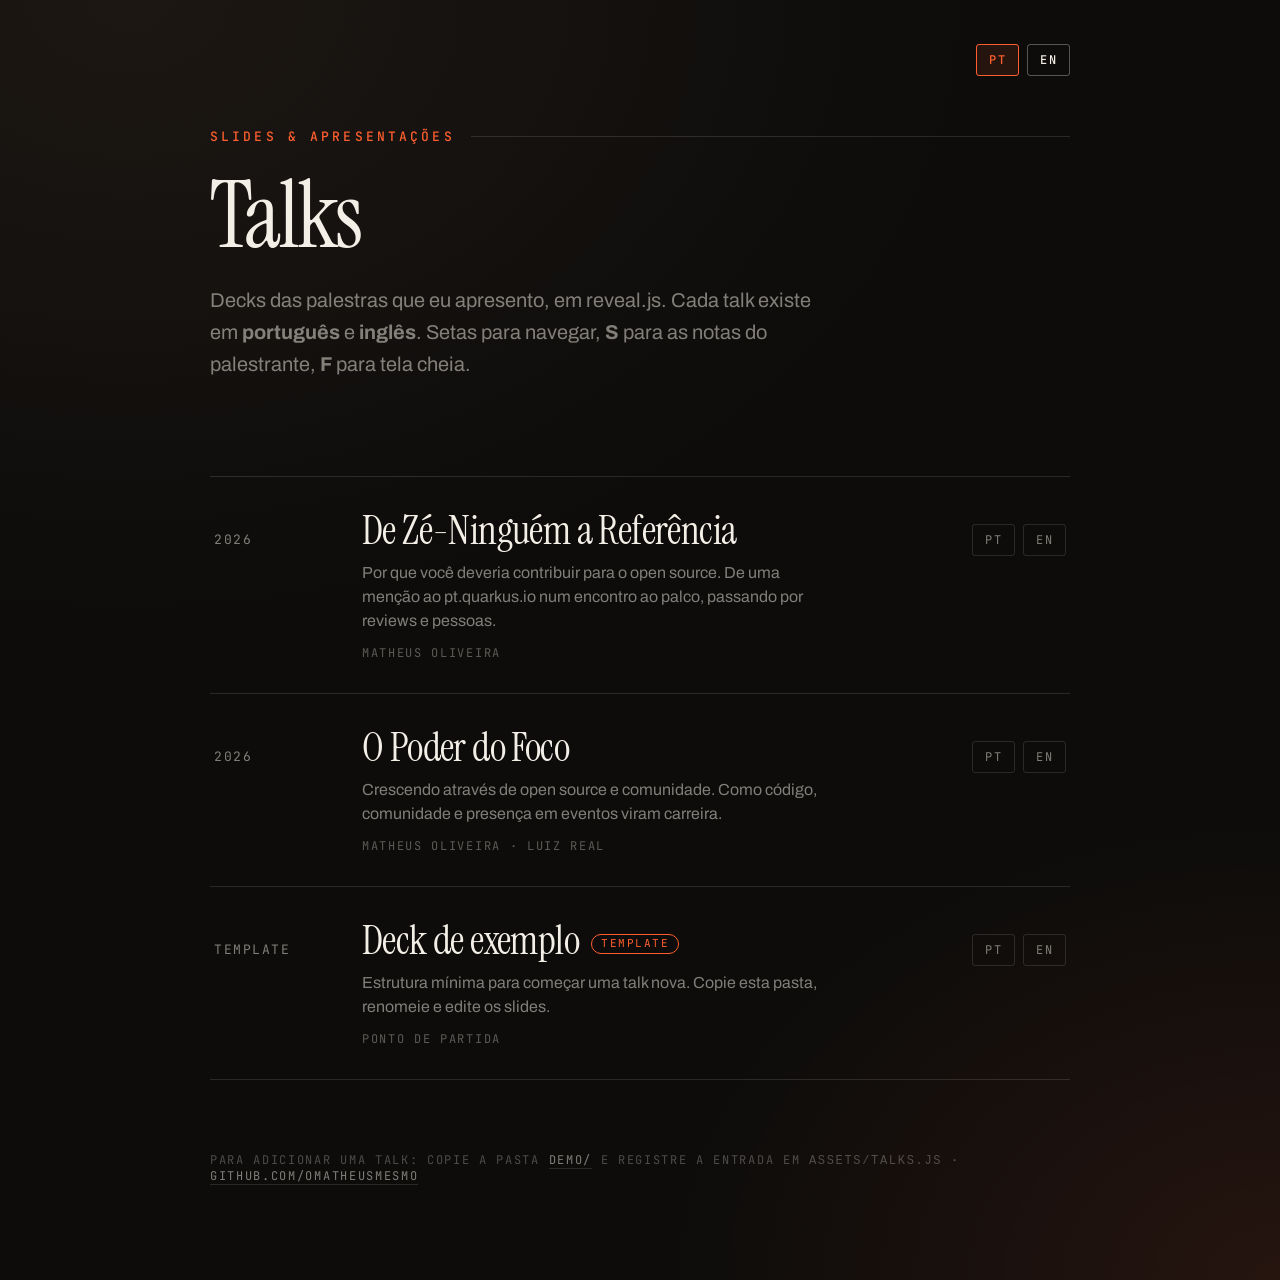
<file: index.html>
<!doctype html>
<html lang="pt-BR">
  <head>
    <meta charset="utf-8" />
    <meta name="viewport" content="width=device-width, initial-scale=1" />
    <title>Talks</title>
    <meta name="description" content="Palestras e apresentações. Slides em reveal.js." />

    <link rel="preconnect" href="https://fonts.googleapis.com" />
    <link rel="preconnect" href="https://fonts.gstatic.com" crossorigin />
    <link
      href="https://fonts.googleapis.com/css2?family=Archivo:wght@400;500;600&family=Instrument+Serif:ital@0;1&family=JetBrains+Mono:wght@400;500&display=swap"
      rel="stylesheet"
    />
    <link rel="stylesheet" href="assets/site.css" />
  </head>

  <body>
    <div class="wrap">
      <div class="lang-switch"><b>PT</b><a href="en.html">EN</a></div>

      <div class="kicker">Slides &amp; apresentações</div>
      <h1>Talks</h1>
      <p class="intro">
        Decks das palestras que eu apresento, em reveal.js. Cada talk existe em
        <strong>português</strong> e <strong>inglês</strong>. Setas para navegar,
        <strong>S</strong> para as notas do palestrante, <strong>F</strong> para tela cheia.
      </p>

      <div class="talks" id="talks"></div>

      <footer>
        Para adicionar uma talk: copie a pasta <a href="demo/">demo/</a> e registre a entrada em
        <code>assets/talks.js</code> &middot;
        <a href="https://github.com/omatheusmesmo">github.com/omatheusmesmo</a>
      </footer>
    </div>

    <script src="assets/talks.js"></script>
    <script>
      renderTalks("pt");
    </script>
  </body>
</html>
</file>
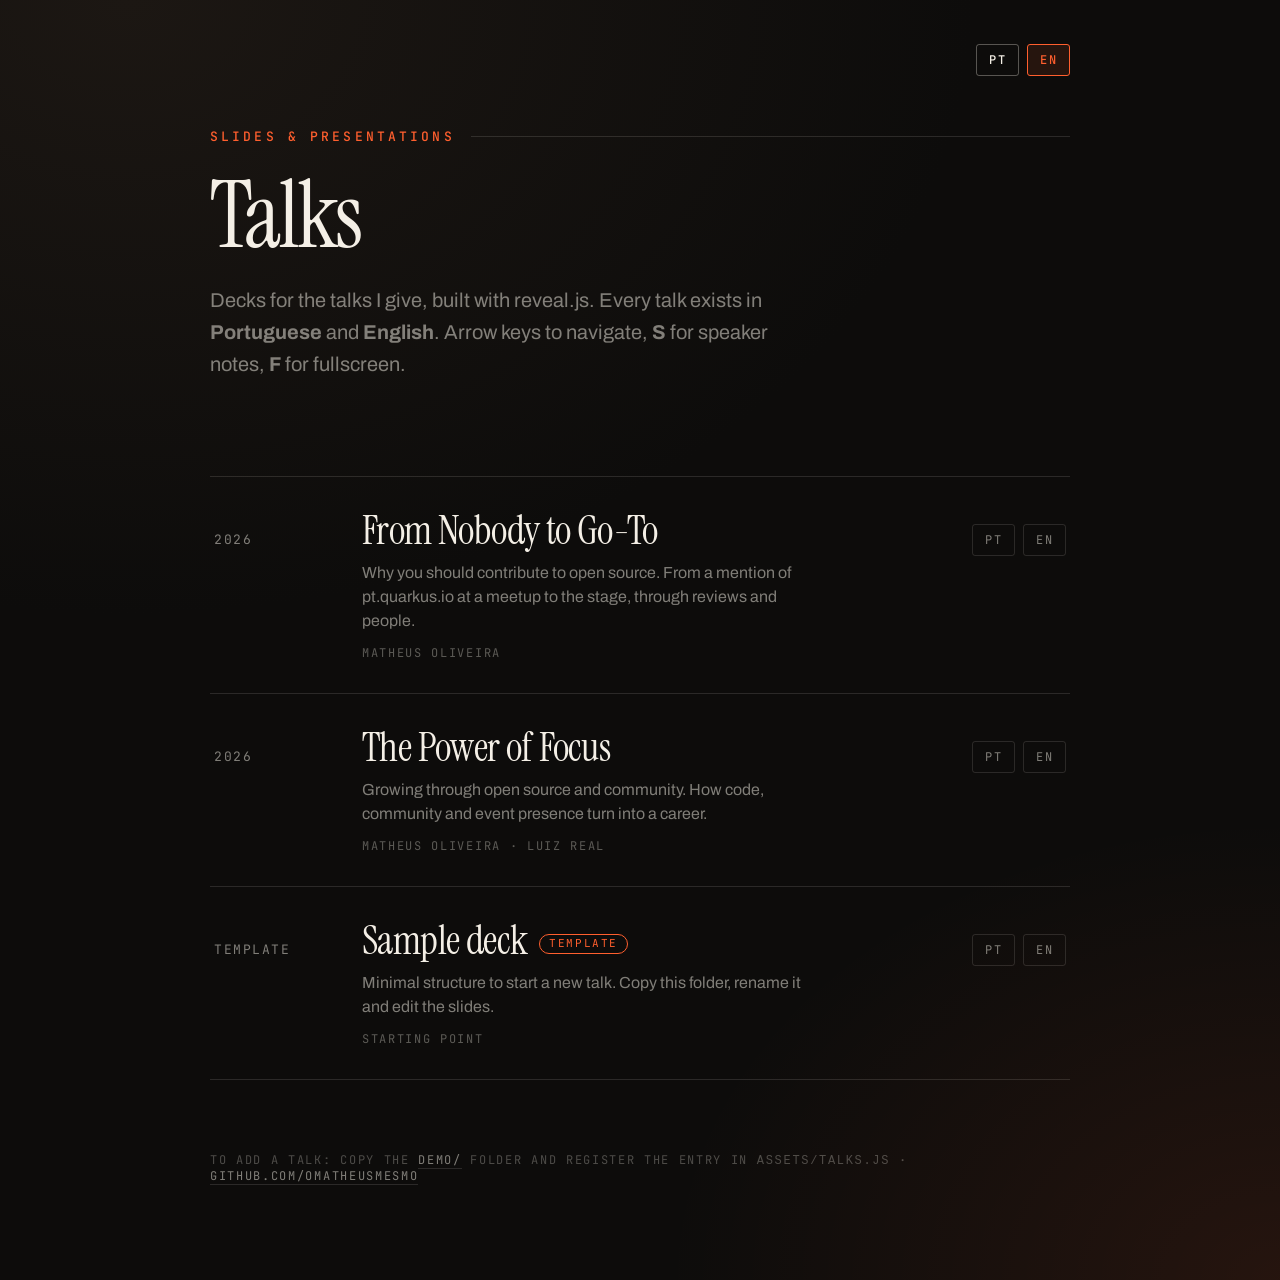
<file: en.html>
<!doctype html>
<html lang="en">
  <head>
    <meta charset="utf-8" />
    <meta name="viewport" content="width=device-width, initial-scale=1" />
    <title>Talks</title>
    <meta name="description" content="Talks and presentations. Slides built with reveal.js." />

    <link rel="preconnect" href="https://fonts.googleapis.com" />
    <link rel="preconnect" href="https://fonts.gstatic.com" crossorigin />
    <link
      href="https://fonts.googleapis.com/css2?family=Archivo:wght@400;500;600&family=Instrument+Serif:ital@0;1&family=JetBrains+Mono:wght@400;500&display=swap"
      rel="stylesheet"
    />
    <link rel="stylesheet" href="assets/site.css" />
  </head>

  <body>
    <div class="wrap">
      <div class="lang-switch"><a href="./">PT</a><b>EN</b></div>

      <div class="kicker">Slides &amp; presentations</div>
      <h1>Talks</h1>
      <p class="intro">
        Decks for the talks I give, built with reveal.js. Every talk exists in
        <strong>Portuguese</strong> and <strong>English</strong>. Arrow keys to navigate,
        <strong>S</strong> for speaker notes, <strong>F</strong> for fullscreen.
      </p>

      <div class="talks" id="talks"></div>

      <footer>
        To add a talk: copy the <a href="demo/en.html">demo/</a> folder and register the entry in
        <code>assets/talks.js</code> &middot;
        <a href="https://github.com/omatheusmesmo">github.com/omatheusmesmo</a>
      </footer>
    </div>

    <script src="assets/talks.js"></script>
    <script>
      renderTalks("en");
    </script>
  </body>
</html>
</file>
<file: assets/site.css>
/* Página índice do repositório de talks */

:root {
  --ink: #0d0c0b;
  --paper: #f4efe6;
  --muted: rgba(244, 239, 230, 0.5);
  --ember: #ff5f2e;
  --line: rgba(244, 239, 230, 0.13);

  --font-display: "Instrument Serif", Georgia, serif;
  --font-body: "Archivo", Helvetica, sans-serif;
  --font-mono: "JetBrains Mono", ui-monospace, Menlo, monospace;
}

* {
  box-sizing: border-box;
}

body {
  margin: 0;
  background:
    radial-gradient(110% 80% at 10% 0%, #1c1713 0%, rgba(28, 23, 19, 0) 60%),
    radial-gradient(80% 60% at 100% 100%, rgba(255, 95, 46, 0.1) 0%, rgba(255, 95, 46, 0) 60%),
    var(--ink);
  color: var(--paper);
  font-family: var(--font-body);
  min-height: 100vh;
  -webkit-font-smoothing: antialiased;
}

.wrap {
  position: relative;
  max-width: 940px;
  margin: 0 auto;
  padding: clamp(56px, 11vw, 128px) clamp(24px, 5vw, 40px) 96px;
}

.lang-switch {
  position: absolute;
  top: clamp(24px, 4vw, 44px);
  right: clamp(24px, 5vw, 40px);
  display: flex;
  gap: 8px;
  font-family: var(--font-mono);
  font-size: 12px;
  letter-spacing: 0.12em;
}

.lang-switch a,
.lang-switch b {
  padding: 7px 12px;
  border: 1px solid var(--line);
  border-radius: 3px;
  font-weight: 500;
}

.lang-switch a {
  color: var(--paper);
  border-color: rgba(244, 239, 230, 0.32);
  text-decoration: none;
  transition: all 0.25s ease;
}

.lang-switch a:hover,
.lang-switch a:focus-visible {
  background: rgba(244, 239, 230, 0.08);
  border-color: var(--paper);
  outline: none;
}

.lang-switch b {
  color: var(--ember);
  border-color: var(--ember);
  background: rgba(255, 95, 46, 0.1);
}

.kicker {
  font-family: var(--font-mono);
  font-size: 13px;
  font-weight: 500;
  letter-spacing: 0.24em;
  text-transform: uppercase;
  color: var(--ember);
  display: flex;
  align-items: center;
  gap: 16px;
  margin-bottom: 28px;
}

.kicker::after {
  content: "";
  flex: 1;
  height: 1px;
  background: var(--line);
}

h1 {
  font-family: var(--font-display);
  font-weight: 400;
  font-size: clamp(52px, 9vw, 92px);
  line-height: 0.95;
  letter-spacing: -0.02em;
  margin: 0 0 24px;
}

h1 em {
  font-style: italic;
  color: var(--ember);
}

.intro {
  font-size: clamp(17px, 2vw, 20px);
  line-height: 1.6;
  color: var(--muted);
  max-width: 56ch;
  margin: 0 0 clamp(56px, 9vw, 96px);
}

/* ---------- Lista de talks ---------- */

.talks {
  border-top: 1px solid var(--line);
}

.talk {
  display: grid;
  grid-template-columns: 120px 1fr auto;
  gap: 28px;
  align-items: baseline;
  padding: 32px 4px;
  border-bottom: 1px solid var(--line);
  color: inherit;
  transition: background 0.3s ease, padding 0.3s ease;
}

.talk:hover,
.talk:focus-within {
  background: rgba(255, 95, 46, 0.06);
  padding-left: 18px;
  padding-right: 18px;
}

.talk h2 a {
  color: inherit;
  text-decoration: none;
}

.talk .date {
  font-family: var(--font-mono);
  font-size: 13px;
  letter-spacing: 0.12em;
  text-transform: uppercase;
  color: var(--muted);
  padding-top: 6px;
}

.talk h2 {
  font-family: var(--font-display);
  font-weight: 400;
  font-size: clamp(28px, 4vw, 40px);
  line-height: 1.05;
  letter-spacing: -0.015em;
  margin: 0 0 10px;
  transition: color 0.3s ease;
}

.talk:hover h2 a,
.talk h2 a:focus-visible {
  color: var(--ember);
  outline: none;
}

.talk p {
  margin: 0;
  font-size: 16px;
  line-height: 1.5;
  color: var(--muted);
  max-width: 52ch;
}

.talk .who {
  display: block;
  margin-top: 12px;
  font-family: var(--font-mono);
  font-size: 12px;
  letter-spacing: 0.14em;
  text-transform: uppercase;
  color: rgba(244, 239, 230, 0.34);
}

.talk .langs {
  display: flex;
  gap: 8px;
  padding-top: 6px;
}

.talk .langs a {
  font-family: var(--font-mono);
  font-size: 12px;
  letter-spacing: 0.12em;
  padding: 7px 12px;
  border: 1px solid var(--line);
  border-radius: 3px;
  color: var(--muted);
  text-decoration: none;
  transition: all 0.25s ease;
}

.talk .langs a:hover,
.talk .langs a:focus-visible {
  color: var(--ember);
  border-color: var(--ember);
  outline: none;
}

.tag {
  display: inline-block;
  margin-left: 12px;
  padding: 3px 9px;
  border: 1px solid var(--ember);
  border-radius: 999px;
  font-family: var(--font-mono);
  font-size: 11px;
  letter-spacing: 0.14em;
  text-transform: uppercase;
  color: var(--ember);
  vertical-align: middle;
}

footer {
  margin-top: 72px;
  font-family: var(--font-mono);
  font-size: 12px;
  letter-spacing: 0.14em;
  text-transform: uppercase;
  color: rgba(244, 239, 230, 0.28);
}

footer a {
  color: rgba(244, 239, 230, 0.5);
  text-decoration: none;
  border-bottom: 1px solid var(--line);
}

footer a:hover {
  color: var(--ember);
}

@media (max-width: 680px) {
  .talk {
    grid-template-columns: 1fr;
    gap: 12px;
  }

  .talk .langs {
    padding-top: 4px;
  }
}
</file>
